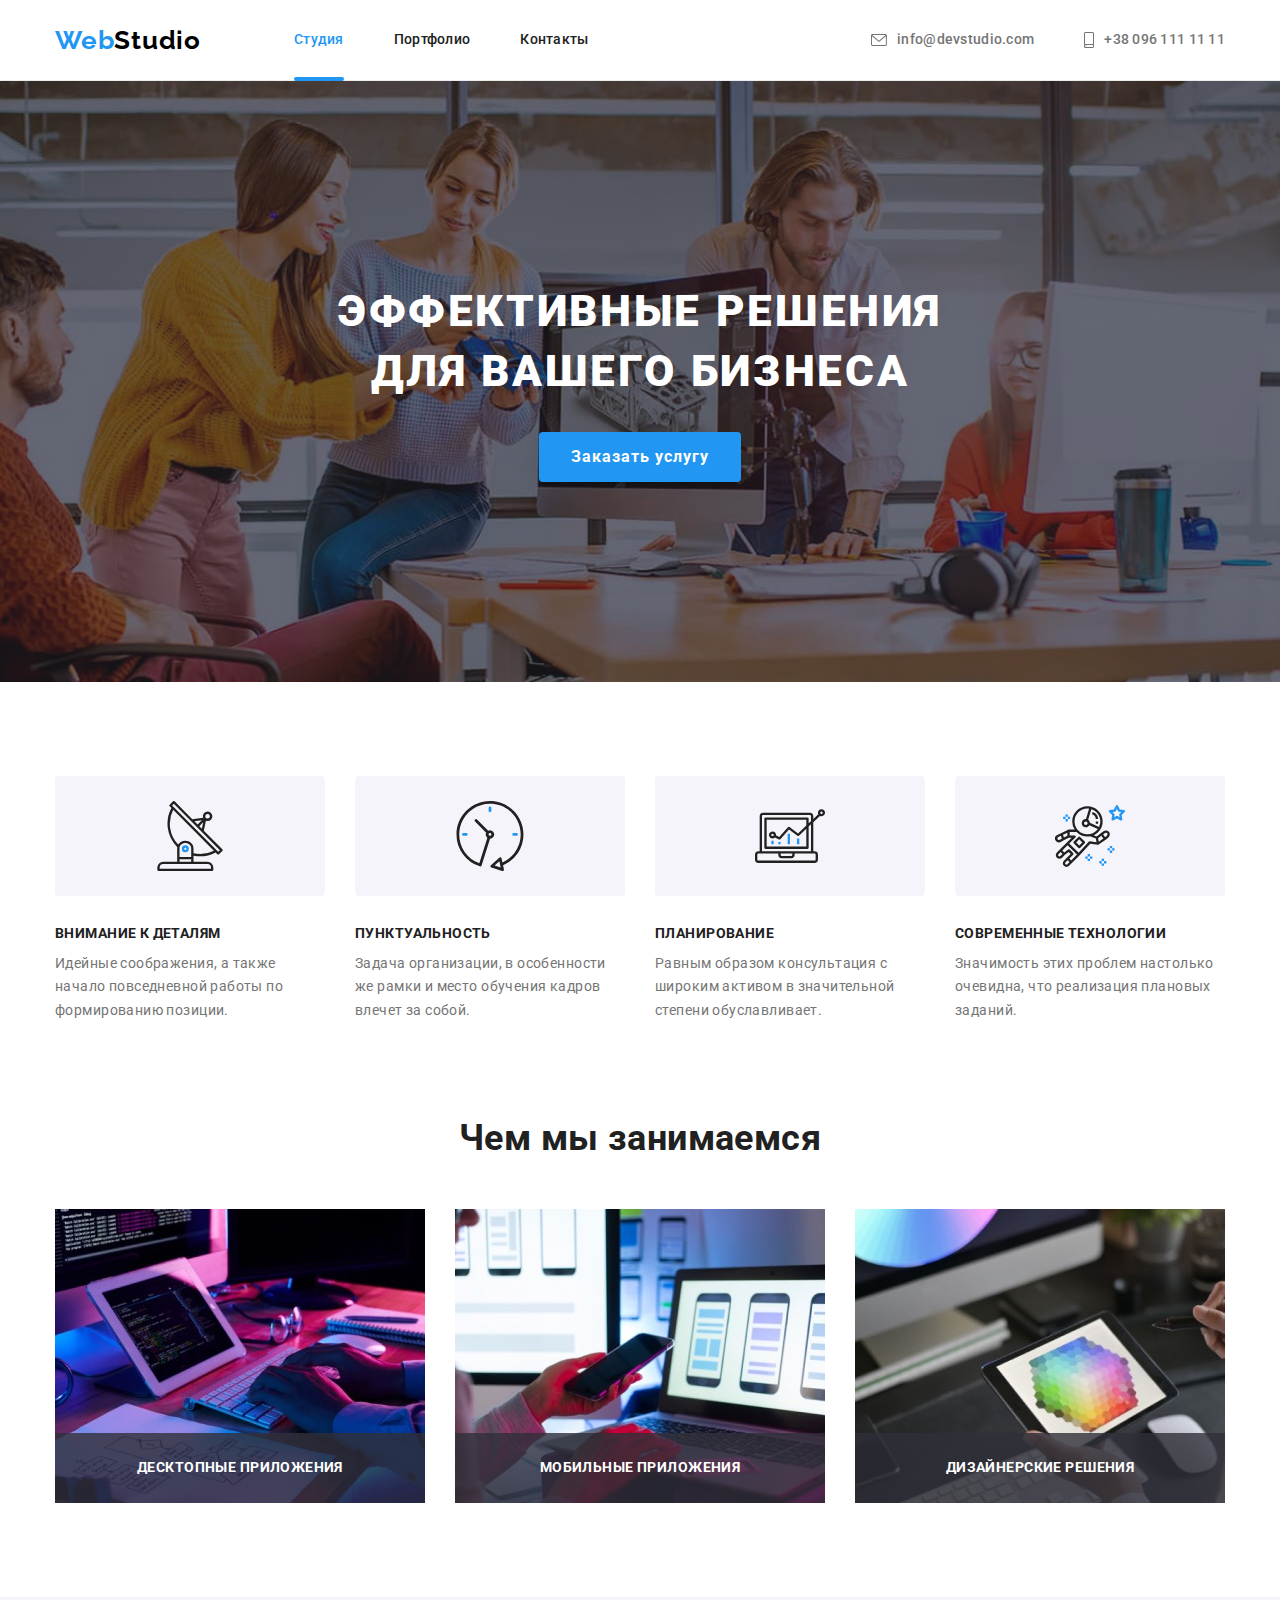
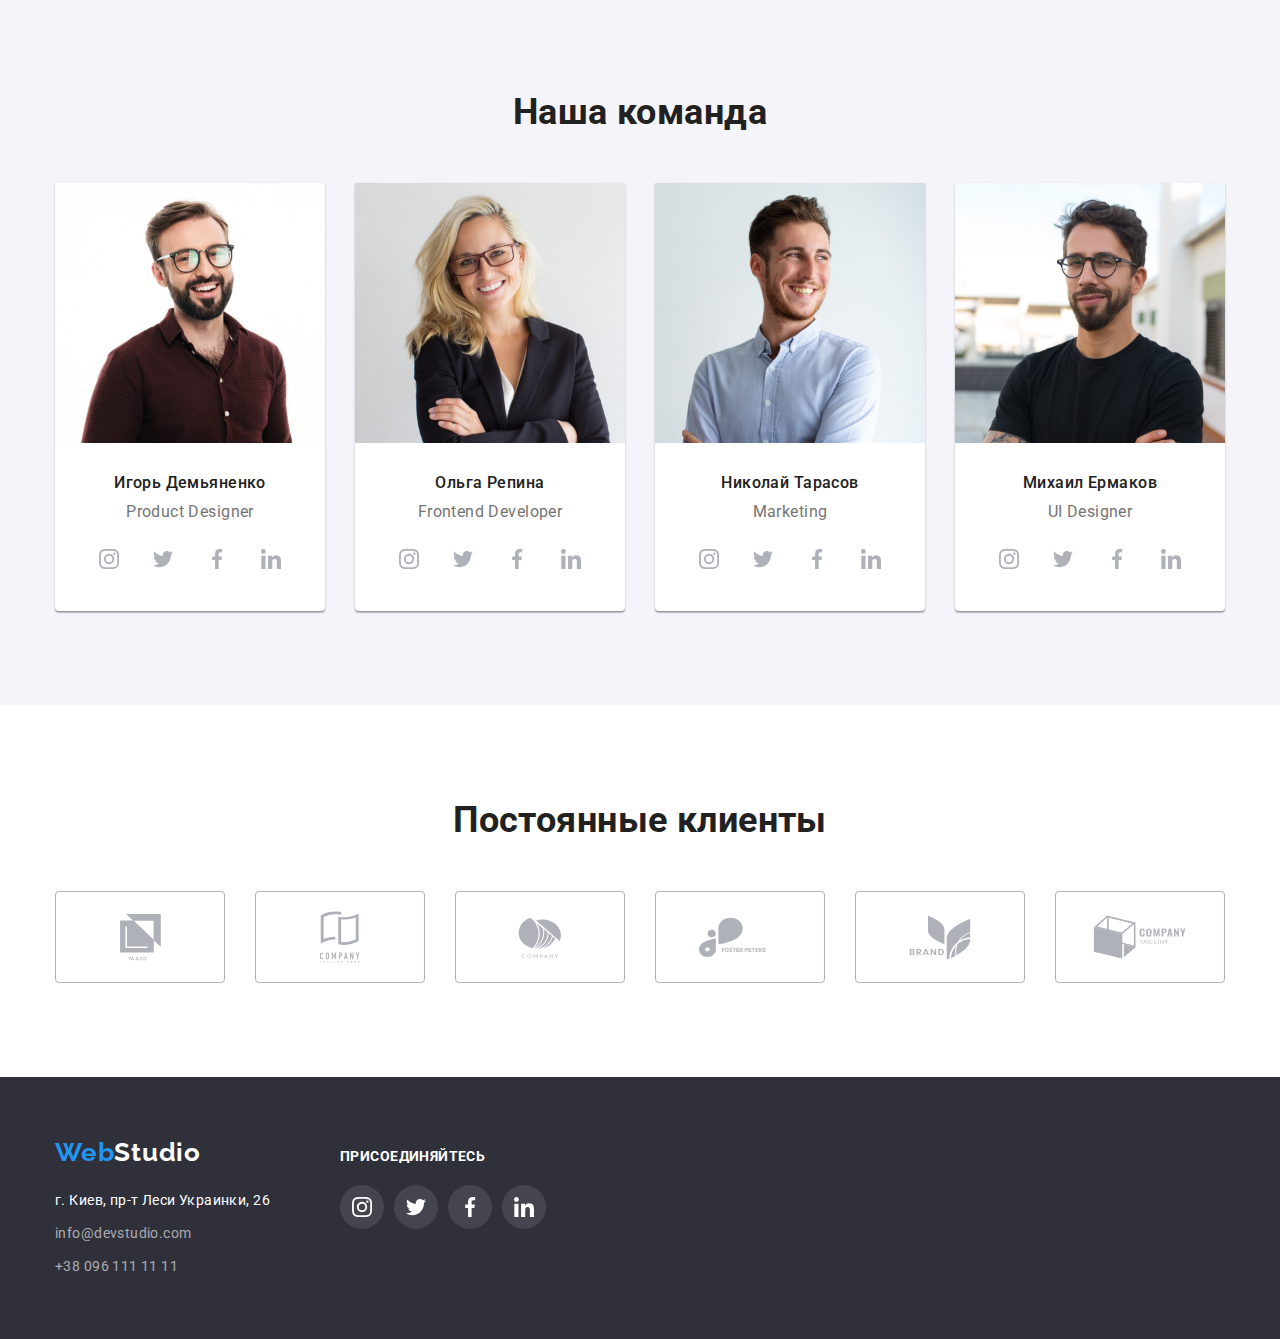
<file: index.html>
<!DOCTYPE html>
<html lang="ru">
    
    <head>
        <meta charset="UTF-8">
        <meta http-equiv="X-UA-Compatible" content="IE=edge">
        <meta name="viewport" content="width=device-width, initial-scale=1.0">
        <title>WebStudio</title>
        <link rel="preconnect" href="https://fonts.googleapis.com">
        <link rel="preconnect" href="https://fonts.gstatic.com" crossorigin>
        <link 
            href="https://fonts.googleapis.com/css2?family=Raleway:wght@700&family=Roboto:wght@400;500;700;900&display=swap"
            rel="stylesheet">
        <link rel="stylesheet" href="https://cdnjs.cloudflare.com/ajax/libs/modern-normalize/1.1.0/modern-normalize.min.css">
        <link rel="stylesheet" href="./css/styles.css"> 
    </head>

    <body>

        <!--Шапка-->
        <header class="page-header">
            <div class="container header-items">
                <nav class="site-nav">
                    <a href="./index.html" class="logo">Web<span class="logo-addition">Studio</span></a>

                    <ul class="nav list">
                        <li class="nav-item">
                            <a href="./index.html" class="link current">Студия</a>
                        </li>

                        <li class="nav-item">
                            <a href="./portfolio.html" class="link">Портфолио</a>
                        </li>
                        
                        <li class="nav-item">
                            <a href="#" class="link">Контакты</a>
                        </li>
                    </ul>
                </nav>

                <ul class="contacts list">
                    <li class="contact-item">
                            <a href="mailto:info@devstudio.com" class="mail link">
                                <svg class="icon-contact" width="16" height="12">
                                    <use href="./images/icons.svg#icon-mail" ></use>
                                </svg>
                                info@devstudio.com
                            </a>
                    </li>

                    <li class="contact-item">
                        <a href="tel:+380961111111" class="phone link">
                            <svg class="icon-contact" width="10" height="16">
                                <use href="./images/icons.svg#icon-phone" ></use>        
                            </svg>
                            +38 096 111 11 11
                        </a>
                    </li>
                </ul>
            </div>
        </header>

        <main>

            <!--Герой-->
            <section class="hero">
                    <h1 class="hero-title">Эффективные решения для вашего бизнеса</h1>
                    <button data-modal-open type="button" class="button primary">Заказать услугу</button>
            </section>

            <!--Особенности-->
            <section class="section-box">
            <div class="container">
                    <h2 class="section-title visually-hidden">Наши особенности</h2>
                    
                    <ul class="features list">
                        <li class="feature-item">
                            <div class="feature-box">
                                <svg class="icon-feature" width="70" height="70">
                                    <use href="./images/icons.svg#icon-antenna"></use>
                                </svg>
                            </div>
                            <h3 class="title">Внимание к деталям</h3>
                            <p>
                                Идейные соображения, а также начало повседневной работы по формированию позиции.
                            </p>
                        </li>

                        <li class="feature-item">
                            <div class="feature-box">
                                <svg class="icon-feature" width="70" height="70">
                                    <use href="./images/icons.svg#icon-clock"></use>
                                </svg>
                            </div>
                            <h3 class="title">Пунктуальность</h3>
                            <p>
                                Задача организации, в особенности же рамки и место обучения кадров влечет за собой.
                            </p>
                        </li>

                        <li class="feature-item">
                            <div class="feature-box">
                                <svg class="icon-feature" width="70" height="70">
                                    <use href="./images/icons.svg#icon-diagram"></use>
                                </svg>
                            </div>
                            <h3 class="title">Планирование</h3>
                            <p>
                                Равным образом консультация с широким активом в значительной степени обуславливает.
                            </p>
                        </li>

                        <li class="feature-item">
                            <div class="feature-box">
                                <svg class="icon-feature" width="70" height="70">
                                    <use href="./images/icons.svg#icon-astronaut"></use>
                                </svg>
                            </div>
                            <h3 class="title">Современные технологии</h3>
                            <p>
                                Значимость этих проблем настолько очевидна, что реализация плановых заданий.
                            </p>
                        </li>
                    </ul>
            </div>
            </section>

            <!--Род деятельности-->
            <section class="section-box no-padding-top">
                <div class="container">
                    <h2 class="section-title">Чем мы занимаемся</h2>
                    
                    <ul class="gallery list">
                        <li class="gallery-item">
                            <img src="./images/img-box1.jpg" alt="Человек, работающий за компьютером над проектом" width="370" height="294">
                            <h3 class="title">Десктопные приложения</h3>
                        </li>
                        
                        <li class="gallery-item">
                            <img src="./images/img-box2.jpg" alt="Человек, тестирующий макет сайта на телефоне" width="370" height="294">
                            <h3 class="title">Мобильные приложения</h3>
                        </li>
                        
                        <li class="gallery-item">
                            <img src="./images/img-box3.jpg" alt="Человек, подбирающий палитру цветов на планшете" width="370" height="294">
                            <h3 class="title">Дизайнерские решения</h3>
                        </li>
                    </ul>
                </div>
            </section>

            <!--Команда-->
            <section class="team section-box">
                <div class="container">
                    <h2 class="section-title">Наша команда</h2>
                    
                    <ul class="team list">
                        <li class="team-item">
                            <img src="./images/img-team-card1.jpg" alt="Мужчина в очках" width="270" height="260">
                            <div class="card-content">
                                <h3 class="member title">Игорь Демьяненко</h3>
                                <p lang="en" class="member description">Product Designer</p>
                                <ul class="social-box list">
                                    <li class="social-item">
                                        <a href="#" class="social link" aria-label="Instagram">
                                            <svg class="icon-social" width="20" height="20">
                                                <use href="./images/icons.svg#icon-instagram"></use>
                                            </svg>
                                        </a>
                                    </li>

                                    <li class="social-item">
                                        <a href="#" class="social link" aria-label="Twitter">
                                            <svg class="icon-social" width="20" height="20">
                                                <use href="./images/icons.svg#icon-twitter"></use>
                                            </svg>
                                        </a>
                                    </li>

                                    <li class="social-item">
                                        <a href="#" class="social link" aria-label="Facebook">
                                            <svg class="icon-social" width="20" height="20">
                                                <use href="./images/icons.svg#icon-facebook"></use>
                                            </svg>
                                        </a>
                                    </li>
                                    
                                    <li class="social-item">
                                        <a href="#" class="social link" aria-label="LinkedIn">
                                            <svg class="icon-social" width="20" height="20">
                                                <use href="./images/icons.svg#icon-linkedin"></use>
                                            </svg>
                                        </a>
                                    </li>
                                </ul>
                            </div>
                        </li>

                        <li class="team-item">
                            <img src="./images/img-team-card2.jpg" alt="Женщина в очках" width="270" height="260">
                            <div class="card-content">
                                <h3 class="member title">Ольга Репина</h3>
                                <p lang="en" class="member description">Frontend Developer</p>
                                <ul class="social-box list">
                                    <li class="social-item">
                                        <a href="#" class="social link" aria-label="Instagram">
                                            <svg class="icon-social" width="20" height="20">
                                                <use href="./images/icons.svg#icon-instagram"></use>
                                            </svg>
                                        </a>
                                    </li>
                                    
                                    <li class="social-item">
                                        <a href="#" class="social link" aria-label="Twitter">
                                            <svg class="icon-social" width="20" height="20">
                                                <use href="./images/icons.svg#icon-twitter"></use>
                                            </svg>
                                        </a>
                                    </li>
                                    
                                    <li class="social-item">
                                        <a href="#" class="social link" aria-label="Facebook">
                                            <svg class="icon-social" width="20" height="20">
                                                <use href="./images/icons.svg#icon-facebook"></use>
                                            </svg>
                                        </a>
                                    </li>
                                    
                                    <li class="social-item">
                                        <a href="#" class="social link" aria-label="LinkedIn">
                                            <svg class="icon-social" width="20" height="20">
                                                <use href="./images/icons.svg#icon-linkedin"></use>
                                            </svg>
                                        </a>
                                    </li>
                                </ul>
                            </div>
                        </li>

                        <li class="team-item">
                            <img src="./images/img-team-card3.jpg" alt="Мужчина" width="270" height="260">
                            <div class="card-content">
                                <h3 class="member title">Николай Тарасов</h3>
                                <p lang="en" class="member description">Marketing</p>
                                <ul class="social-box list">
                                    <li class="social-item">
                                        <a href="#" class="social link" aria-label="Instagram">
                                            <svg class="icon-social" width="20" height="20">
                                                <use href="./images/icons.svg#icon-instagram"></use>
                                            </svg>
                                        </a>
                                    </li>
                                    
                                    <li class="social-item">
                                        <a href="#" class="social link" aria-label="Twitter">
                                            <svg class="icon-social" width="20" height="20">
                                                <use href="./images/icons.svg#icon-twitter"></use>
                                            </svg>
                                        </a>
                                    </li>
                                    
                                    <li class="social-item">
                                        <a href="#" class="social link" aria-label="Facebook">
                                            <svg class="icon-social" width="20" height="20">
                                                <use href="./images/icons.svg#icon-facebook"></use>
                                            </svg>
                                        </a>
                                    </li>
                                    
                                    <li class="social-item">
                                        <a href="#" class="social link" aria-label="LinkedIn">
                                            <svg class="icon-social" width="20" height="20">
                                                <use href="./images/icons.svg#icon-linkedin"></use>
                                            </svg>
                                        </a>
                                    </li>
                                </ul>
                            </div>
                        </li>

                        <li class="team-item">
                            <img src="./images/img-team-card4.jpg" alt="Мужчина в очках" width="270" height="260">
                            <div class="card-content">
                                <h3 class="member title">Михаил Ермаков</h3>
                                <p lang="en" class="member description">UI Designer</p>
                                <ul class="social-box list">
                                    <li class="social-item">
                                        <a href="#" class="social link" aria-label="Instagram">
                                            <svg class="icon-social" width="20" height="20">
                                                <use href="./images/icons.svg#icon-instagram"></use>
                                            </svg>
                                        </a>
                                    </li>
                                    
                                    <li class="social-item">
                                        <a href="#" class="social link" aria-label="Twitter">
                                            <svg class="icon-social" width="20" height="20">
                                                <use href="./images/icons.svg#icon-twitter"></use>
                                            </svg>
                                        </a>
                                    </li>
                                    
                                    <li class="social-item">
                                        <a href="#" class="social link" aria-label="Facebook">
                                            <svg class="icon-social" width="20" height="20">
                                                <use href="./images/icons.svg#icon-facebook"></use>
                                            </svg>
                                        </a>
                                    </li>
                                    
                                    <li class="social-item">
                                        <a href="#" class="social link" aria-label="LinkedIn">
                                            <svg class="icon-social" width="20" height="20">
                                                <use href="./images/icons.svg#icon-linkedin"></use>
                                            </svg>
                                        </a>
                                    </li>
                                </ul>
                            </div>
                        </li>
                    </ul>
                </div>
            </section>

            <!-- Клиенты -->
            <section class="section-box">
                <div class="container">
                    <h2 class="section-title">Постоянные клиенты</h2>

                    <ul class="clients list">
                        <li class="client-item">
                            <a href="#" class="client link" aria-label="Ссылка на страничку клиента">
                                <svg class="icon-client" width="41" height="46.7">
                                    <use href="./images/icons.svg#icon-client-1"></use>
                                </svg>
                            </a>
                        </li>

                        <li class="client-item">
                            <a href="#" class="client link" aria-label="Ссылка на страничку клиента">
                                <svg class="icon-client" width="40" height="52">
                                    <use href="./images/icons.svg#icon-client-2"></use>
                                </svg>
                            </a>
                        </li>

                        <li class="client-item">
                            <a href="#" class="client link" aria-label="Ссылка на страничку клиента">
                                <svg class="icon-client" width="43.46" height="41.18">
                                    <use href="./images/icons.svg#icon-client-3"></use>
                                </svg>
                            </a>
                        </li>

                        <li class="client-item">
                            <a href="#" class="client link" aria-label="Ссылка на страничку клиента">
                                <svg class="icon-client" width="84.44" height="40.62">
                                    <use href="./images/icons.svg#icon-client-4"></use>
                                </svg>
                            </a>
                        </li>

                        <li class="client-item">
                            <a href="#" class="client link" aria-label="Ссылка на страничку клиента">
                                <svg class="icon-client" width="62.54" height="45.43">
                                    <use href="./images/icons.svg#icon-client-5"></use>
                                </svg>
                            </a>
                        </li>

                        <li class="client-item">
                            <a href="#" class="client link" aria-label="Ссылка на страничку клиента">
                                <svg class="icon-client" width="93.79" height="43.93">
                                    <use href="./images/icons.svg#icon-client-6"></use>
                                </svg>
                            </a>
                        </li>
                    </ul>
                </div>
            </section>

        </main>
        
        <!--Фуртер-->
        <footer class="page-footer">
            <div class="container">
                <div class="contacts-box">
                    <a href="./index.html" class="logo">Web<span class="logo-addition">Studio</span></a>

                    <address class="address">г. Киев, пр-т Леси Украинки, 26</address>

                    <ul class="contacts list">
                        <li>
                            <a href="mailto:info@devstudio.com" class="mail link">info@devstudio.com</a>
                        </li>

                        <li>
                            <a href="tel:+380961111111" class="phone link">+38 096 111 11 11</a>
                        </li>
                    </ul>
                </div>

                <div class="join-box">
                    <h3 class="title">Присоединяйтесь</h3>

                    <ul class="social-box list">
                        <li class="social-item">
                            <a href="#" class="social link" aria-label="Instagram">
                                <svg class="icon-social" width="20" height="20">
                                    <use href="./images/icons.svg#icon-instagram"></use>
                                </svg>
                            </a>
                        </li>
                        
                        <li class="social-item">
                            <a href="#" class="social link" aria-label="Twitter">
                                <svg class="icon-social" width="20" height="20">
                                    <use href="./images/icons.svg#icon-twitter"></use>
                                </svg>
                            </a>
                        </li>
                        
                        <li class="social-item">
                            <a href="#" class="social link" aria-label="Facebook">
                                <svg class="icon-social" width="20" height="20">
                                    <use href="./images/icons.svg#icon-facebook"></use>
                                </svg>
                            </a>
                        </li>
                        
                        <li class="social-item">
                            <a href="#" class="social link" aria-label="LinkedIn">
                                <svg class="icon-social" width="20" height="20">
                                    <use href="./images/icons.svg#icon-linkedin"></use>
                                </svg>
                            </a>
                        </li>
                    </ul>
                </div>
            </div>
        </footer>
            
        <!-- Модальное окно -->
        <div class="backdrop is-hidden" data-modal>
            <div class="modal">
                <button class="button modal-close" data-modal-close>
                    <svg class="icon-close" width="11" height="11">
                        <use href="./images/icons.svg#icon-close"></use>   
                    </svg>
                </button>
                <p>
                    <strong>!!! ТУТ БУДУТ <br>поля для заполнения</strong>
                </p>
            </div>
        </div>

        <script src="./js/modal.js"></script>

    </body>

</html>
</file>
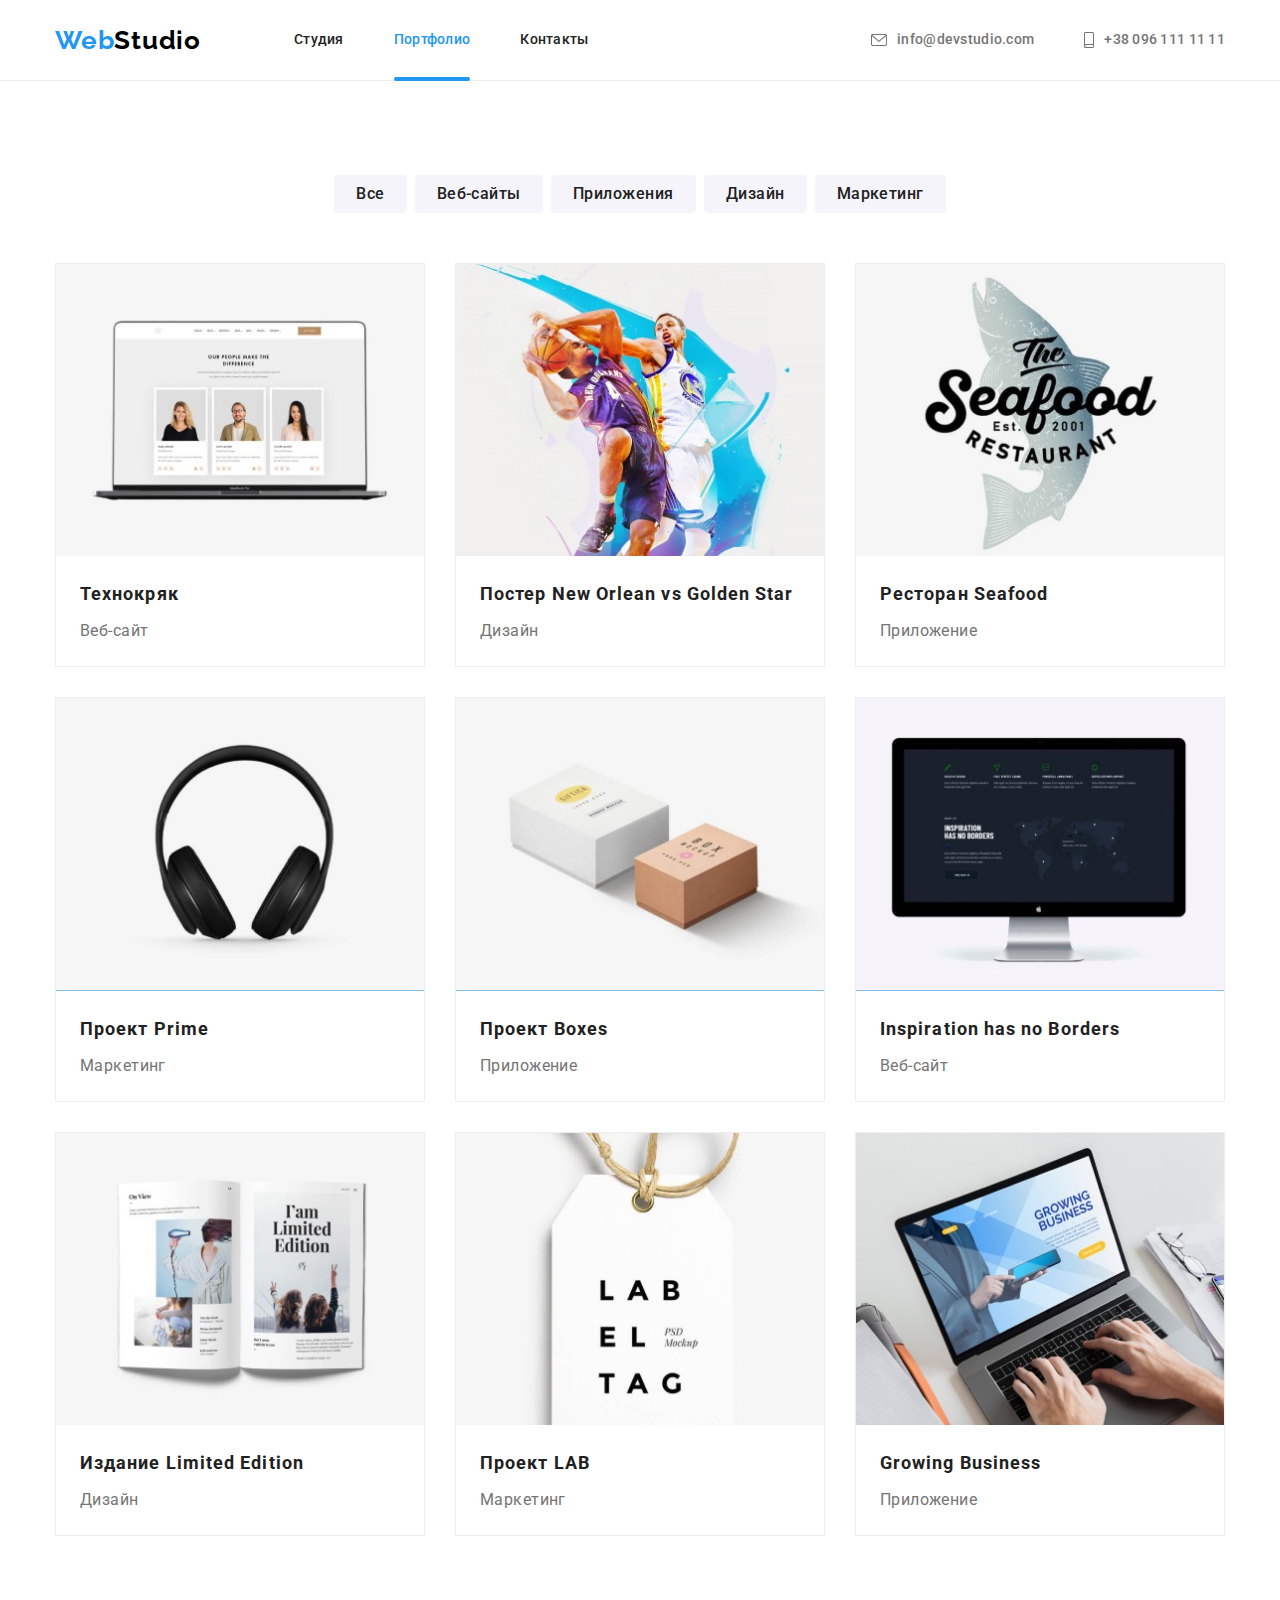
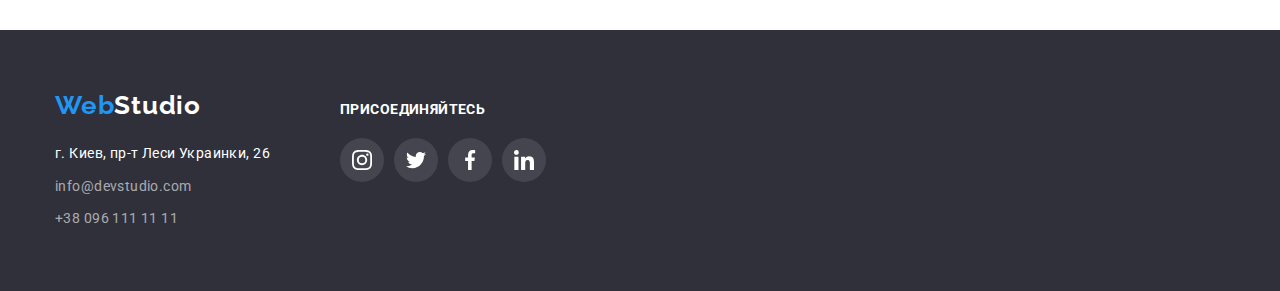
<file: portfolio.html>
<!DOCTYPE html>
<html lang="ru">

    <head>
        <meta charset="UTF-8">
        <meta http-equiv="X-UA-Compatible" content="IE=edge">
        <meta name="viewport" content="width=device-width, initial-scale=1.0">
        <title>WebStudio</title>
        <link rel="preconnect" href="https://fonts.googleapis.com">
        <link rel="preconnect" href="https://fonts.gstatic.com" crossorigin>
        <link
            href="https://fonts.googleapis.com/css2?family=Raleway:wght@700&family=Roboto:wght@400;500;700;900&display=swap"
            rel="stylesheet">
        <link rel="stylesheet" href="https://cdnjs.cloudflare.com/ajax/libs/modern-normalize/1.1.0/modern-normalize.min.css">
        <link rel="stylesheet" href="./css/styles.css">
    </head>

    <body>

        <!--Шапка-->
        <header class="page-header">
            <div class="container header-items">
                <nav class="site-nav">
                    <a href="./index.html" class="logo">Web<span class="logo-addition">Studio</span></a>
            
                    <ul class="nav list">
                        <li class="nav-item">
                            <a href="./index.html" class="link">Студия</a>
                        </li>

                        <li class="nav-item">
                            <a href="./portfolio.html" class="link current">Портфолио</a>
                        </li>

                        <li class="nav-item">
                            <a href="#" class="link">Контакты</a>
                        </li>
                    </ul>
                </nav>
            
                <ul class="contacts list">
                    <li class="contact-item">
                        <a href="mailto:info@devstudio.com" class="mail link">
                            <svg class="icon-contact" width="16" height="12">
                                <use href="./images/icons.svg#icon-mail"></use>
                            </svg>
                            info@devstudio.com
                        </a>
                    </li>
                
                    <li class="contact-item">
                        <a href="tel:+380961111111" class="phone link">
                            <svg class="icon-contact" width="10" height="16">
                                <use href="./images/icons.svg#icon-phone"></use>
                            </svg>
                            +38 096 111 11 11
                        </a>
                    </li>
                </ul>
            </div>
        </header>

        <main>

            <!--Примеры работ-->
            <section class="section-box">
                <div class="container">
                    <h1 class="section-title visually-hidden">Портфолио наших работ</h1>

                    <!--Фильтр-->
                    <ul class="filter list">
                        <li class="filter-item">
                            <button type="button" class="filter button">Все</button>
                        </li>

                        <li class="filter-item">
                            <button type="button" class="filter button">Веб-сайты</button>
                        </li>

                        <li class="filter-item">
                            <button type="button" class="filter button">Приложения</button>
                        </li>

                        <li class="filter-item">
                            <button type="button" class="filter button">Дизайн</button>
                        </li>

                        <li class="filter-item">
                            <button type="button" class="filter button">Маркетинг</button>
                        </li>
                    </ul>
                    
                    <!-- Портфолио -->
                    <ul class="portfolio list">
                        <li class="portfolio-item">
                            <a href="#" class="link">
                                <div class="project-tumb">
                                    <img src="./images/project-img-1.jpg" alt="Ноутбук с открытой веб страницей" width="370" height="294">
                                    <p class="project-description">
                                        Технокряк это современная площадка распространения коронавируса. Компании используют эту платформу для цифрового
                                        шпионажа и атак на защищённые сервера конкурентов.
                                    </p>
                                </div>
                                <div class="card-content">
                                    <h2 class="project title">Технокряк</h2>
                                    <p class="filter-id">Веб-сайт</p>
                                </div>
                            </a>
                        </li>

                        <li class="portfolio-item">
                            <a href="#" class="link">
                                <div class="project-tumb">
                                    <img src="./images/project-img-2.jpg" alt="Два баскетболиста борются за мяч" width="370" height="294">
                                    <p class="project-description">
                                        Технокряк это современная площадка распространения коронавируса. Компании используют эту платформу для цифрового
                                        шпионажа и атак на защищённые сервера конкурентов.
                                    </p>
                                </div>
                                <div class="card-content">
                                    <h2 class="project title">Постер New Orlean vs Golden Star</h2>
                                    <p class="filter-id">Дизайн</p>
                                </div>
                            </a>
                        </li>

                        <li class="portfolio-item">
                            <a href="#" class="link">
                                <div class="project-tumb">
                                    <img src="./images/project-img-3.jpg" alt="Логотип ресторана с изображением рыбы" width="370" height="294">
                                    <p class="project-description">
                                        Технокряк это современная площадка распространения коронавируса. Компании используют эту платформу для цифрового
                                        шпионажа и атак на защищённые сервера конкурентов.
                                    </p>
                                </div>
                                <div class="card-content">
                                    <h2 class="project title">Ресторан Seafood</h2>
                                    <p class="filter-id">Приложение</p>
                                </div>
                            </a>
                        </li>

                        <li class="portfolio-item">
                            <a href="#" class="link">
                                <div class="project-tumb">
                                    <img src="./images/project-img-4.jpg" alt="Черные накладные наушники" width="370" height="294">
                                    <p class="project-description">
                                        Технокряк это современная площадка распространения коронавируса. Компании используют эту платформу для цифрового
                                        шпионажа и атак на защищённые сервера конкурентов.
                                    </p>
                                </div>
                                <div class="card-content">
                                    <h2 class="project title">Проект Prime</h2>
                                    <p class="filter-id">Маркетинг</p>
                                </div>
                            </a>
                        </li>

                        <li class="portfolio-item">
                            <a href="#" class="link">
                                <div class="project-tumb">
                                    <img src="./images/project-img-5.jpg" alt="Две бумажные коробки" width="370" height="294">
                                    <p class="project-description">
                                        Технокряк это современная площадка распространения коронавируса. Компании используют эту платформу для цифрового
                                        шпионажа и атак на защищённые сервера конкурентов.
                                    </p>
                                </div>
                                <div class="card-content">
                                    <h2 class="project title">Проект Boxes</h2>
                                    <p class="filter-id">Приложение</p>
                                </div>
                            </a>
                        </li>

                        <li class="portfolio-item">
                            <a href="#" class="link">
                                <div class="project-tumb">
                                    <img src="./images/project-img-6.jpg" alt="Экран с открытой веб страницей" width="370" height="294">
                                    <p class="project-description">
                                        Технокряк это современная площадка распространения коронавируса. Компании используют эту платформу для цифрового
                                        шпионажа и атак на защищённые сервера конкурентов.
                                    </p>
                                </div>
                                <div class="card-content">
                                    <h2 lang="en" class="project title">Inspiration has no Borders</h2>
                                    <p class="filter-id">Веб-сайт</p>
                                </div>
                            </a>
                        </li>

                        <li class="portfolio-item">
                            <a href="#" class="link">
                                <div class="project-tumb">
                                    <img src="./images/project-img-7.jpg" alt="Открытая книга" width="370" height="294">
                                    <p class="project-description">
                                        Технокряк это современная площадка распространения коронавируса. Компании используют эту платформу для цифрового
                                        шпионажа и атак на защищённые сервера конкурентов.
                                    </p>
                                </div>
                                <div class="card-content">
                                    <h2 class="project title">Издание Limited Edition</h2>
                                    <p class="filter-id">Дизайн</p>
                                </div>
                            </a>
                        </li>

                        <li class="portfolio-item">
                            <a href="#" class="link">
                                <div class="project-tumb">
                                    <img src="./images/project-img-8.jpg" alt="Бирка" width="370" height="294">
                                    <p class="project-description">
                                        Технокряк это современная площадка распространения коронавируса. Компании используют эту платформу для цифрового
                                        шпионажа и атак на защищённые сервера конкурентов.
                                    </p>
                                </div>
                                <div class="card-content">
                                    <h2 class="project title">Проект LAB</h2>
                                    <p class="filter-id">Маркетинг</p>
                                </div>
                            </a>
                        </li>

                        <li class="portfolio-item">
                            <a href="#" class="link">
                                <div class="project-tumb">
                                    <img src="./images/project-img-9.jpg" alt="Человек, работающий за ноутбуком" width="370" height="294">
                                    <p class="project-description">
                                        Технокряк это современная площадка распространения коронавируса. Компании используют эту платформу для цифрового
                                        шпионажа и атак на защищённые сервера конкурентов.
                                    </p>
                                </div>
                                <div class="card-content">
                                    <h2 lang="en" class="project title">Growing Business</h2>
                                    <p class="filter-id">Приложение</p>
                                </div>
                            </a>
                        </li>
                    </ul>
                </div>
            </section> 

        </main>

        <!--Футер-->
        <footer class="page-footer">
            <div class="container">
                <div class="contacts-box">
                    <a href="./index.html" class="logo">Web<span class="logo-addition">Studio</span></a>
        
                    <address class="address">г. Киев, пр-т Леси Украинки, 26</address>
        
                    <ul class="contacts list">
                        <li>
                            <a href="mailto:info@devstudio.com" class="mail link">info@devstudio.com</a>
                        </li>
        
                        <li>
                            <a href="tel:+380961111111" class="phone link">+38 096 111 11 11</a>
                        </li>
                    </ul>
                </div>
        
                <div class="join-box">
                    <h3 class="title">Присоединяйтесь</h3>

                    <ul class="social-box list">
                        <li class="social-item">
                            <a href="#" class="social link" aria-label="Instagram">
                                <svg class="icon-social" width="20" height="20">
                                    <use href="./images/icons.svg#icon-instagram"></use>
                                </svg>
                            </a>
                        </li>
                        
                        <li class="social-item">
                            <a href="#" class="social link" aria-label="Twitter">
                                <svg class="icon-social" width="20" height="20">
                                    <use href="./images/icons.svg#icon-twitter"></use>
                                </svg>
                            </a>
                        </li>
                        
                        <li class="social-item">
                            <a href="#" class="social link" aria-label="Facebook">
                                <svg class="icon-social" width="20" height="20">
                                    <use href="./images/icons.svg#icon-facebook"></use>
                                </svg>
                            </a>
                        </li>
                        
                        <li class="social-item">
                            <a href="#" class="social link" aria-label="LinkedIn">
                                <svg class="icon-social" width="20" height="20">
                                    <use href="./images/icons.svg#icon-linkedin"></use>
                                </svg>
                            </a>
                        </li>
                    </ul>
                </div>
            </div>
        </footer>

    </body>

</html>
</file>
<file: css/styles.css>
:root {
  --timing-function: cubic-bezier(0.4, 0, 0.2, 1);

  --items-gap: 30px;

  --primary-text-color: #757575;
  --additional-text-color: rgba(255, 255, 255, 0.6);
  --title-text-color: #212121;
  --primary-white-color: #ffffff;
  --primary-black-color: #000000;
  --additional-color: #2196f3;
  --primary-bg-color: #f5f4fa;
  --secondary-bg-color: #2f303a;
  --icon-color: #afb1b8;
}

/* Контейнер */
.container {
  margin-left: auto;
  margin-right: auto;
  width: 1200px;
  padding-left: 15px;
  padding-right: 15px;
}

/*Общее наследование*/
body {
  background-color: var(--primary-white-color);
  color: var(--primary-text-color);
  font-family: 'Roboto', sans-serif;
  font-weight: 400;
  font-size: 14px;
  line-height: 1.7;
  letter-spacing: 0.03em;
}

/* Картинки */
img {
  display: block;
  max-width: 100%;
  height: auto;
}

/*Ссылки*/
.link,
.logo {
  text-decoration: none;
}

/*Списки*/
.list {
  padding: 0;
  margin: 0;

  list-style: none;
}

/* Скрытый контент */
.visually-hidden {
  position: absolute;
  width: 1px;
  height: 1px;
  margin: -1px;
  padding: 0;
  border: 0;
  clip: rect(0 0 0 0);
  overflow: hidden;
}

/*Логотип*/
.logo {
  color: var(--additional-color);
  font-family: 'Raleway', sans-serif;
  font-weight: 700;
  font-size: 26px;
  line-height: 1.19;
  letter-spacing: 0.03em;
}

.logo-addition {
  color: var(--primary-black-color);
}

.page-footer .logo-addition {
  color: var(--primary-white-color);
}

/*Шапка*/
.page-header {
  border-bottom: 1px solid #ECECEC;

  background-color: var(--primary-white-color);
  font-weight: 500;
  line-height: 1.14;
  letter-spacing: 0.02em;
}

/*Навигация*/ 
.header-items {
  display: flex;
}

.site-nav,
.nav.list,
.page-header .contacts.list {
  display: flex;
  align-items: center;
}

.nav.list {
  margin-left: 93px;
}

.page-header .contacts.list {
  margin-left: auto;
}

.nav .nav-item:not(:last-child),
.contacts .contact-item:not(:last-child) {
  margin-right: 50px;
}

.nav .link {
  position: relative;

  display: block;
  padding-top: 32px;
  padding-bottom: 32px;

  color: var(--title-text-color);

  transition-property: color;
  transition-duration: 250ms;
  transition-timing-function: var(--timing-function);
}

.nav .link.current::after {
  content: "";
  position: absolute;
  bottom: -1px;

  display: block;
  width: 100%;
  height: 4px;

  background-color: var(--additional-color);
  border-radius: 2px;

  transform: none;
}

.nav .link::after {
  content: "";
  position: absolute;
  bottom: -1px;

  display: block;
  width: 100%;
  height: 4px;

  background-color: var(--additional-color);
  border-radius: 2px;

  transform: scaleX(0);
  transition-property: transform;
  transition-duration: 250ms;
  transition-timing-function: var(--timing-function);
}

.nav .link:hover::after {
  transform: scaleX(1);
}

.link.current {
  color: var(--additional-color);
}

.contact-item .link {
  display: flex;
  align-items: center;
  padding-top: 32px;
  padding-bottom: 32px;

  transition-property: color;
  transition-duration: 250ms;
  transition-timing-function: var(--timing-function);
}

.contacts .link {
  color: var(--primary-text-color);
}

.nav .link:hover,
.contacts .link:hover,
.nav .link:focus,
.contacts .link:focus {
  color: var(--additional-color);
}

.icon-contact {
  margin-right: 10px;
  
  fill: currentColor;
}

/*Герой*/
.hero {
  padding-top: 200px;
  padding-bottom: 200px;
  max-width: 1600px;
  min-height: 600px;
  margin-left: auto;
  margin-right: auto;

  background-image: linear-gradient(
      to right, 
      rgba(47, 48, 58, 0.4), 
      rgba(47, 48, 58, 0.4)
    ),
    url(../images/hero-bg.jpg);
  background-repeat: no-repeat;
  background-size: cover;
  background-position: center;

  background-color: var(--secondary-bg-color);
  text-align: center;
}

.hero-title {
  max-width: 696px;
  margin: 0 auto 30px;

  color: var(--primary-white-color);
  font-weight: 900;
  font-size: 44px;
  line-height: 1.37;
  letter-spacing: 0.06em;
  text-transform: uppercase;
}

/*Кнопки*/
.button {
  display: inline-block;
  border: 0;
  border-radius: 4px;

  cursor: pointer;
  font-family: inherit;
  font-size: 16px;
}

.button.primary {
  padding: 10px 32px;
  min-width: 200px;
  box-shadow: 0px 4px 4px rgba(0, 0, 0, 0.15);
  margin: 0 auto;
  
  background-color: var(--additional-color);
  color: var(--primary-white-color);
  font-weight: 700;
  line-height: 1.88;
  display: flex;
  align-items: center;
  letter-spacing: 0.06em;

  transition-property: background-color;
  transition-duration: 250ms;
  transition-timing-function: var(--timing-function);
}

.button.primary:hover,
.button.primary:focus {
  background-color: #1976d2;
}

.button.primary:active {
  box-shadow: inset 0 0 12px 6px rgba(0, 0, 0, 0.3);
}

.filter.button {
  padding: 6px 22px;

  background-color: var(--primary-bg-color);
  color: var(--title-text-color);
  font-weight: 500;
  line-height: 1.63;
  letter-spacing: 0.03em;

  transition-property: color, background-color, box-shadow;
  transition-duration: 250ms;
  transition-timing-function: var(--timing-function);
}

.filter.button:hover,
.filter.button:focus {
  box-shadow: 0px 3px 1px rgba(0, 0, 0, 0.1),
              0px 1px 2px rgba(0, 0, 0, 0.08),
              0px 2px 2px rgba(0, 0, 0, 0.12);
  background-color: var(--additional-color);
  color: var(--primary-white-color);
}

/*Текстовая часть*/
.section-box {
  padding-top: 94px;
  padding-bottom: 94px;
}

.section-box.no-padding-top {
  padding-top: 0;
}

.section-title {
  margin-top: 0;
  margin-bottom: 50px;

  color: var(--title-text-color);
  font-weight: 700;
  font-size: 36px;
  line-height: 1.17;
  text-align: center;
}

.features.list {
  display: flex;
  justify-content: space-around;
}

.feature-item {
  width: calc((100% - var(--items-gap) * 3) / 4);
}

.feature-item:not(:last-child) {
  margin-right: var(--items-gap);
}

.title {
  margin-top: 0;
  margin-bottom: 10px;

  color: var(--title-text-color);
  font-weight: 700;
  font-size: 14px;
  line-height: 1.14;
  text-transform: uppercase;
}

.features.list p {
  margin-top: 0;
  margin-bottom: 0;
}

/* Особенности */
.feature-box {
  display: flex;
  justify-content: center;
  align-items: center;
  width: 270px;
  height: 120px;
  border-radius: 4px;
  margin-bottom: 30px;

  background-color: var(--primary-bg-color);
}

/* Чем занимаемся */
.gallery.list {
  display: flex;
  justify-content: space-around;
}

.gallery-item {
  position: relative;
  overflow: hidden;
}

.gallery-item:not(:last-child) {
  margin-right: var(--items-gap);
}

.gallery-item .title {
  position: absolute;
  bottom: 0;

  width: 100%;
  height: 70px;
  margin-bottom: 0;
  padding-top: 27px;
  background-color: rgba(47, 48, 58, 0.8);

  text-align: center;
  color: var(--primary-white-color);
}

/*Карточки команды*/
.team.list {
  display: flex;
  justify-content: space-around;
}

.team-item:not(:last-child) {
  margin-right: var(--items-gap);
}

.team-item {
  overflow: hidden;
  flex-basis: calc((100% - var(--items-gap) * 3) / 4);
  box-shadow: 0px 1px 3px rgba(0, 0, 0, 0.12),
              0px 1px 1px rgba(0, 0, 0, 0.14),
              0px 2px 1px rgba(0, 0, 0, 0.2);
  border: 0;
  border-radius: 0px 0px 4px 4px;

  background-color: var(--primary-white-color);
}

.team.section-box {
  background-color: var(--primary-bg-color);
}

.member {
  font-weight: 500;
  font-size: 16px;
  line-height: 1.19;
  text-align: center;
  text-transform: none;
}

.team-item .card-content {
  padding-top: 30px;
  padding-bottom: 30px;
}

.member.description {
  margin-top: 0;
  margin-bottom: 16px;

  font-weight: 400;
}

.social-box.list {
  display: flex;
  justify-content: space-between;
  margin-left: 32px;
  margin-right: 32px;
}

.social.link {
  display: flex;
  justify-content: center;
  align-items: center;
  width: 44px;
  height: 44px;
  border-radius: 50%;

  background-color: var(--primary-white-color);
  color: var(--icon-color);

  transform: scale(1);
  transition-property: color, background-color, transform;
  transition-duration: 250ms;
  transition-timing-function: var(--timing-function);
}

.social.link:hover,
.social.link:focus {
  background-color: var(--additional-color);
  color: var(--primary-white-color);
  transform: scale(1.2);
}

.icon-social {
  fill: currentColor;
}

/* Клиенты */
.clients.list {
  display: flex;
  justify-content: space-around;
}

.client-item:not(:last-child) {
  margin-right: var(--items-gap);
}

.client.link {
  display: flex;
  justify-content: center;
  align-items: center;
  width: 170px;
  height: 92px;
  border: 1px solid var(--icon-color);
  border-radius: 4px;

  color: var(--icon-color);

  transform: scale(1);
  transition-property: color, border-color, transform;
  transition-duration: 250ms;
  transition-timing-function: var(--timing-function);
}

.client.link:hover,
.client.link:focus {
  color: var(--additional-color);
  border-color: var(--additional-color);
  transform: scale(1.2);
}

.icon-client {
  fill: currentColor;
}

/*Карточки портфолио*/
.filter.list {
  display: flex;
  justify-content: center;
  margin-bottom: 50px;
}

.filter-item:not(:last-child) {
  margin-right: 8px;
}

.portfolio.list {
  display: flex;
  flex-wrap: wrap;
}

.portfolio-item {
  flex-basis: calc((100% - var(--items-gap) * 2) / 3);
  margin-right: var(--items-gap);
  margin-bottom: var(--items-gap);
  border: 1px solid #EEEEEE;
  overflow: hidden;

  transition-property: box-shadow;
  transition-duration: 250ms;
  transition-timing-function: var(--timing-function);
}

.portfolio-item:nth-child(3n) {
  margin-right: 0;
}

.portfolio-item:nth-last-child(-n + 3) {
  margin-bottom: 0;
}

.portfolio-item:hover,
.portfolio-item:focus {
  box-shadow: 0px 1px 1px rgba(0, 0, 0, 0.12),
              0px 4px 4px rgba(0, 0, 0, 0.06),
              1px 4px 6px rgba(0, 0, 0, 0.16);
}

.portfolio-item .card-content {
  padding: 20px 24px;
}

.project.title {
  margin-bottom: 4px;

  font-size: 18px;
  line-height: 2;
  letter-spacing: 0.06em;
  text-transform: none;
}

.filter-id {
  margin-top: 0;
  margin-bottom: 0;

  color: var(--primary-text-color);
  font-size: 16px;
  line-height: 1.87;
}

.project-tumb {
  position: relative;
  overflow: hidden;
}

.project-tumb::before {
  content: "";
  position: absolute;
  bottom: 0;
  transform: translateY(100%);
  
  width: 100%;
  height: 100%;

  background-color: rgba(33, 150, 243, 0.9);

  transition-property: transform;
  transition-duration: 250ms;
  transition-timing-function: var(--timing-function);
}

.project-description {
  position: absolute;
  top: 50%;
  transform: translateY(100%);
  
  margin: 0 24px;
  
  font-size: 18px;
  line-height: 1.55;
  color: var(--primary-white-color);

  transition-property: transform;
  transition-duration: 250ms;
  transition-timing-function: var(--timing-function);
}

.portfolio-item:hover .project-tumb::before {
  transform: translateY(0);
}

.portfolio-item:hover .project-description {
  transform: translateY(-50%);
}

/*Футер*/
.page-footer {
  padding-top: 60px;
  padding-bottom: 60px;

  background-color: var(--secondary-bg-color);
}

.address {
  margin-top: 20px;
  margin-bottom: 9px;

  color: var(--primary-white-color);
  font-style: inherit;
}

.page-footer .link {
  display: block;
  margin-bottom: 9px;

  color: var(--additional-text-color);
}

.page-footer .phone.link {
  margin-bottom: 0;
}

.page-footer .container {
  display: flex;
  align-items: baseline;
}

.join-box {
  margin-left: 70px;
  width: 206px;
}

.join-box .title {
  margin-bottom: 20px;

  color: var(--primary-white-color);
}

.join-box .social-box.list {
  margin: 0;
}

.join-box .social.link {
  display: flex;
  margin: 0;
  
  background-color: rgba(255, 255, 255, 0.1);
  color: var(--primary-white-color);
}

.join-box .social.link:hover,
.join-box .social.link:focus {
  background-color: var(--additional-color);
  color: var(--primary-white-color);
}

.contacts-box .link {
  transition-property: color;
  transition-duration: 250ms;
  transition-timing-function: var(--timing-function);
}

/* Модальное окно */
.backdrop {
  position: fixed;
  top: 0px;
  left: 0px;

  width: 100%;
  height: 100%;

  background-color: rgba(0, 0, 0, 0.2);

  opacity: 1;
  transition-property: opacity;
  transition-duration: 250ms;
  transition-timing-function: var(--timing-function);
}

.backdrop.is-hidden {
  opacity: 0;
  pointer-events: none;
}

.modal {
  position: absolute;
  top: 50%;
  left: 50%;
  transform: translate(-50%, -50%) scale(1);

  min-width: 528px;
  min-height: 581px;

  background-color: var(--primary-white-color);
  box-shadow: 0px 1px 3px rgba(0, 0, 0, 0.12),
              0px 1px 1px rgba(0, 0, 0, 0.14),
              0px 2px 1px rgba(0, 0, 0, 0.2);
  border-radius: 4px;

  transition-property: transform;
  transition-duration: 250ms;
  transition-timing-function: var(--timing-function);
}

.backdrop.is-hidden .modal {
  transform: translate(-50%, -50%) scale(0.9);
}

.button.modal-close {
  position: absolute;
  top: 0;
  right: 0;

  display: flex;
  justify-content: center;
  align-items: center;
  width: 30px;
  height: 30px;
  margin-top: 8px;
  margin-right: 8px;

  color: var(--primary-black-color);
  background-color: var(--primary-white-color);
  border: 1px solid rgba(0, 0, 0, 0.1);
  border-radius: 50%;

  transform: scale(1);
  transition-property: color, transform;
  transition-duration: 250ms;
  transition-timing-function: var(--timing-function);
}

.button.modal-close:hover,
.button.modal-close:focus {
  color: var(--additional-color);
  transform: scale(1.2);
}

.icon-close {
  fill: currentColor;  
}

/*! Временная запись */
.modal p {
  text-align: center;
}

/** Позиционирование - геометрия - текст - оформление: ПГТО */
</file>
